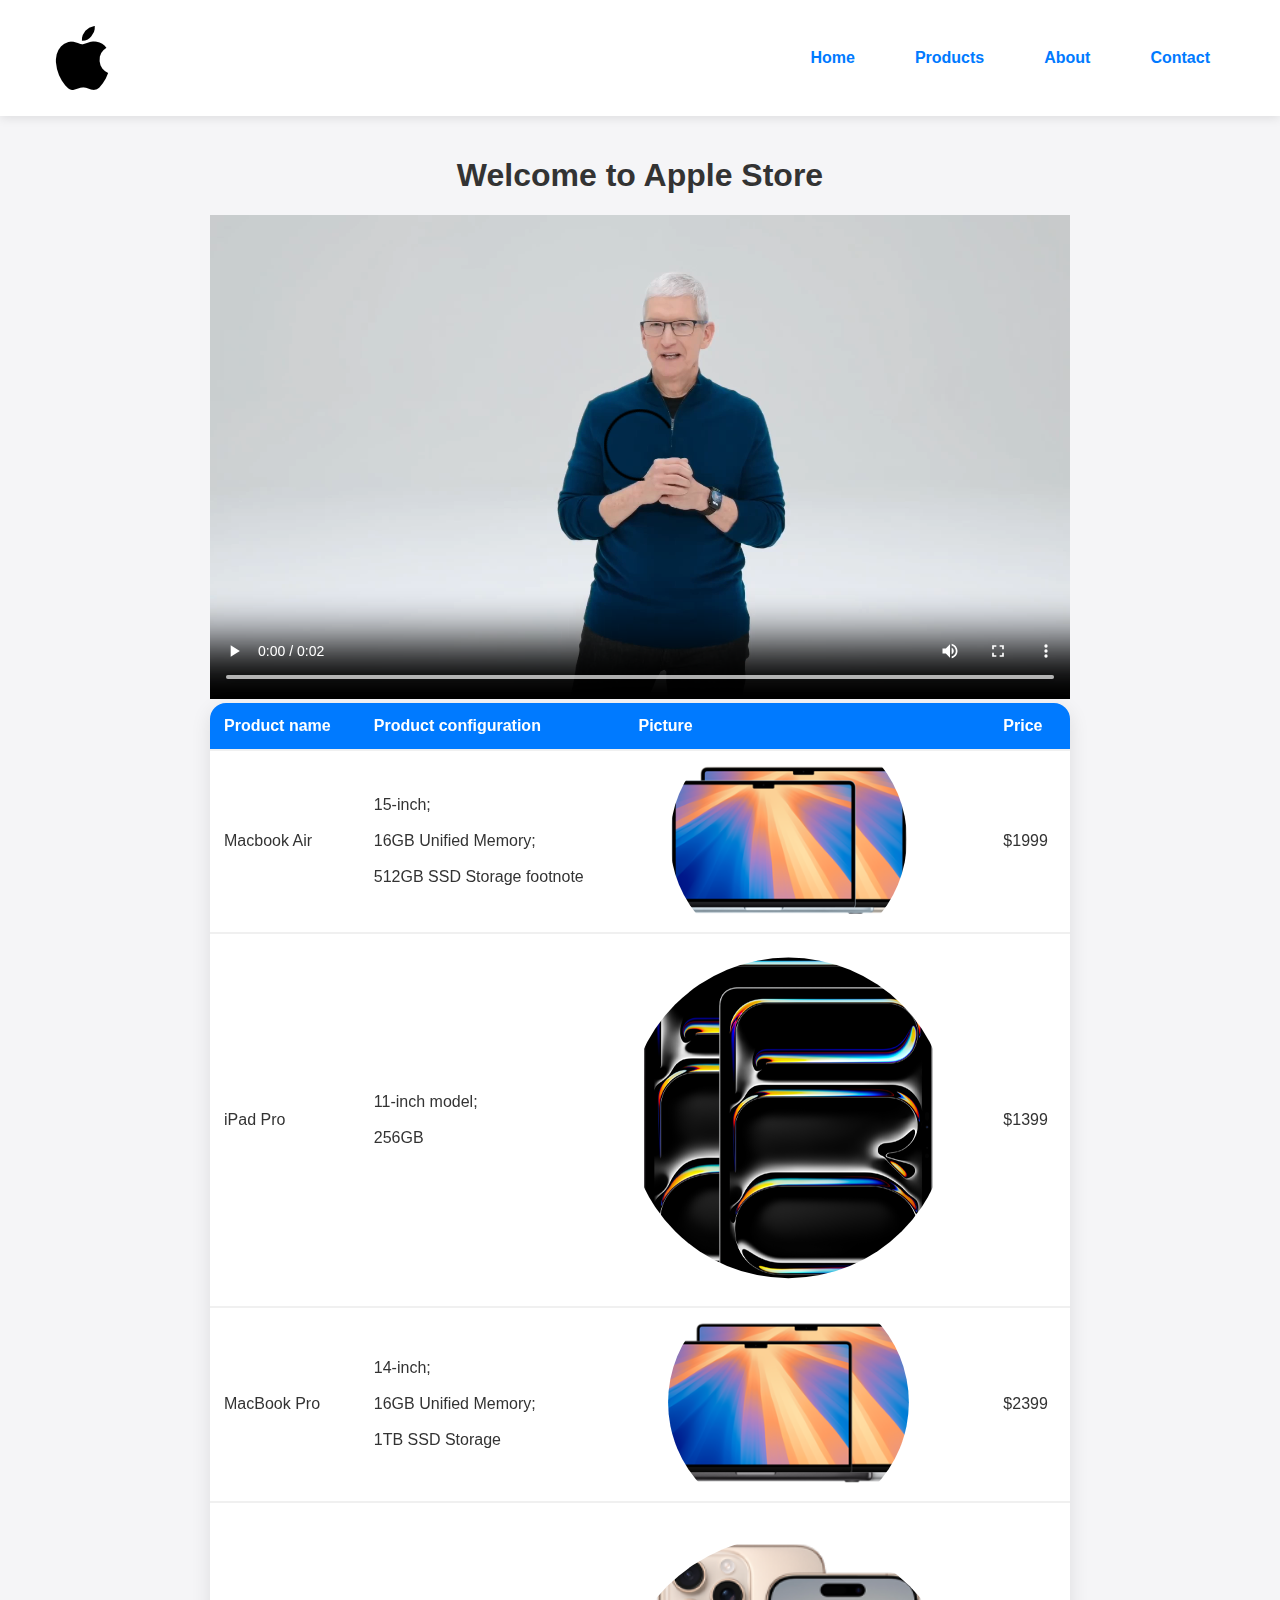
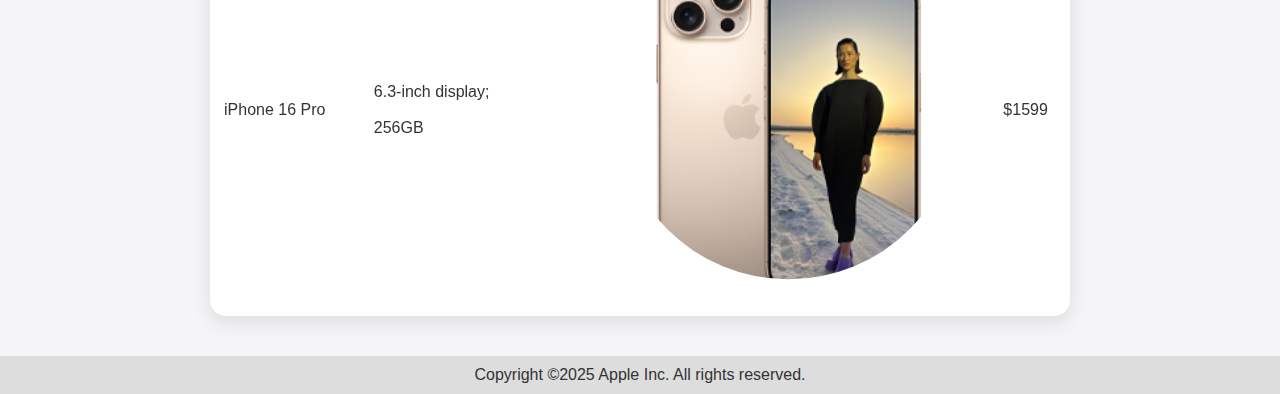
<file: index.html>
<!DOCTYPE html>
<html lang="en">
<head>
    <meta charset="UTF-8">
    <meta name="viewport" content="width=device-width, initial-scale=1.0">
    <title>Home</title>
    <link rel="icon" href="images/apple-logo.png">
    <link rel="stylesheet" href="style.css">
</head>
<body>
    <header>  
        <nav>
            <figure>
                <a href="index.html"><img src="images/apple-logo.png" alt="home"></a>
            </figure>
            <ul>
                <li><a href="index.html">Home</a></li>
                <li>
                    <a href="products.html">Products</a>
                    <ul class="submenu">    
                        <li><a href="products.html#h2_macbook">MacBook</a></li>
                        <li><a href="products.html#h2_ipad">iPad</a></li>
                        <li><a href="products.html#h2_iphone">iPhone</a></li>
                        <li><a href="products.html#h2_watch">Apple Watch</a></li>
                    </ul>
                </li>
                <li>
                    <a href="about.html">About</a>
                    <ul class="submenu" id="second_submenu">    
                        <li><a href="accessories.html">Accessories</a></li>
                    </ul>
                </li>
                <li><a href="contact.html">Contact</a></li>
            </ul>
        </nav>
    </header>
    
    <main class="home_main_body">
        <h1>Welcome to Apple Store</h1>
        <section>
            <video src="images/video_apple.mp4" controls>
                <p>Sorry, your browser does not support videos!</p>
            </video>   
        </section>
        <div class="home_table_link">
            <article>    
                <table>
                    <thead>
                        <tr>
                            <th>Product name</th>
                            <th>Product configuration</th>
                            <th>Picture</th>
                            <th>Price</th>
                        </tr>
                    </thead>
                    <tbody>
                        <tr>
                            <td>Macbook Air</td>
                            <td>15-inch;<br><br>
                                16GB Unified Memory;<br><br>
                                512GB SSD Storage footnote </td>
                            <td><img src="images/MacBookAir.png" alt="Macbook Air"></td>
                            <td>$1999</td>
                        </tr>
                        <tr>
                            <td>iPad Pro</td>
                            <td>11-inch model;<br><br>
                                256GB</td>
                            <td><img src="images/ipadpro.png" alt="iPad Pro"></td>
                            <td>$1399</td>
                        </tr>
                        <tr>
                            <td>MacBook Pro</td>
                            <td>14-inch;<br><br>
                                16GB Unified Memory;<br><br>
                                1TB SSD Storage</td>
                            <td><img src="images/MacBookPro.png" alt="MacBook Pro"></td>
                            <td>$2399</td>
                        </tr>
                        <tr>
                            <td>iPhone 16 Pro</td>
                            <td>6.3-inch display;<br><br>
                                256GB</td>
                            <td><img src="images/iPhone16Pro.png" alt="iPhone 16 Pro"></td>
                            <td>$1599</td>
                        </tr>
                    </tbody>
                </table>
            </article>
            <aside>               
                <h3>External Purchase Link</h3>                
                <ul>
                    <li><a href="https://www.apple.com/ca/macbook-air/">Macbook Air</a></li>
                    <li><a href="https://www.apple.com/ca/ipad-pro/">iPad Pro</a></li>
                    <li><a href="https://www.apple.com/ca/macbook-pro/">Macbook Pro</a></li>
                    <li><a href="https://www.apple.com/ca/iphone-16-pro/">iPhone 16 Pro</a></li>
                </ul>     
            </aside>
        </div>
    </main>   
    <footer>   
        Copyright &copy;2025 Apple Inc. All rights reserved.
    </footer>
</body>
</html>
</file>
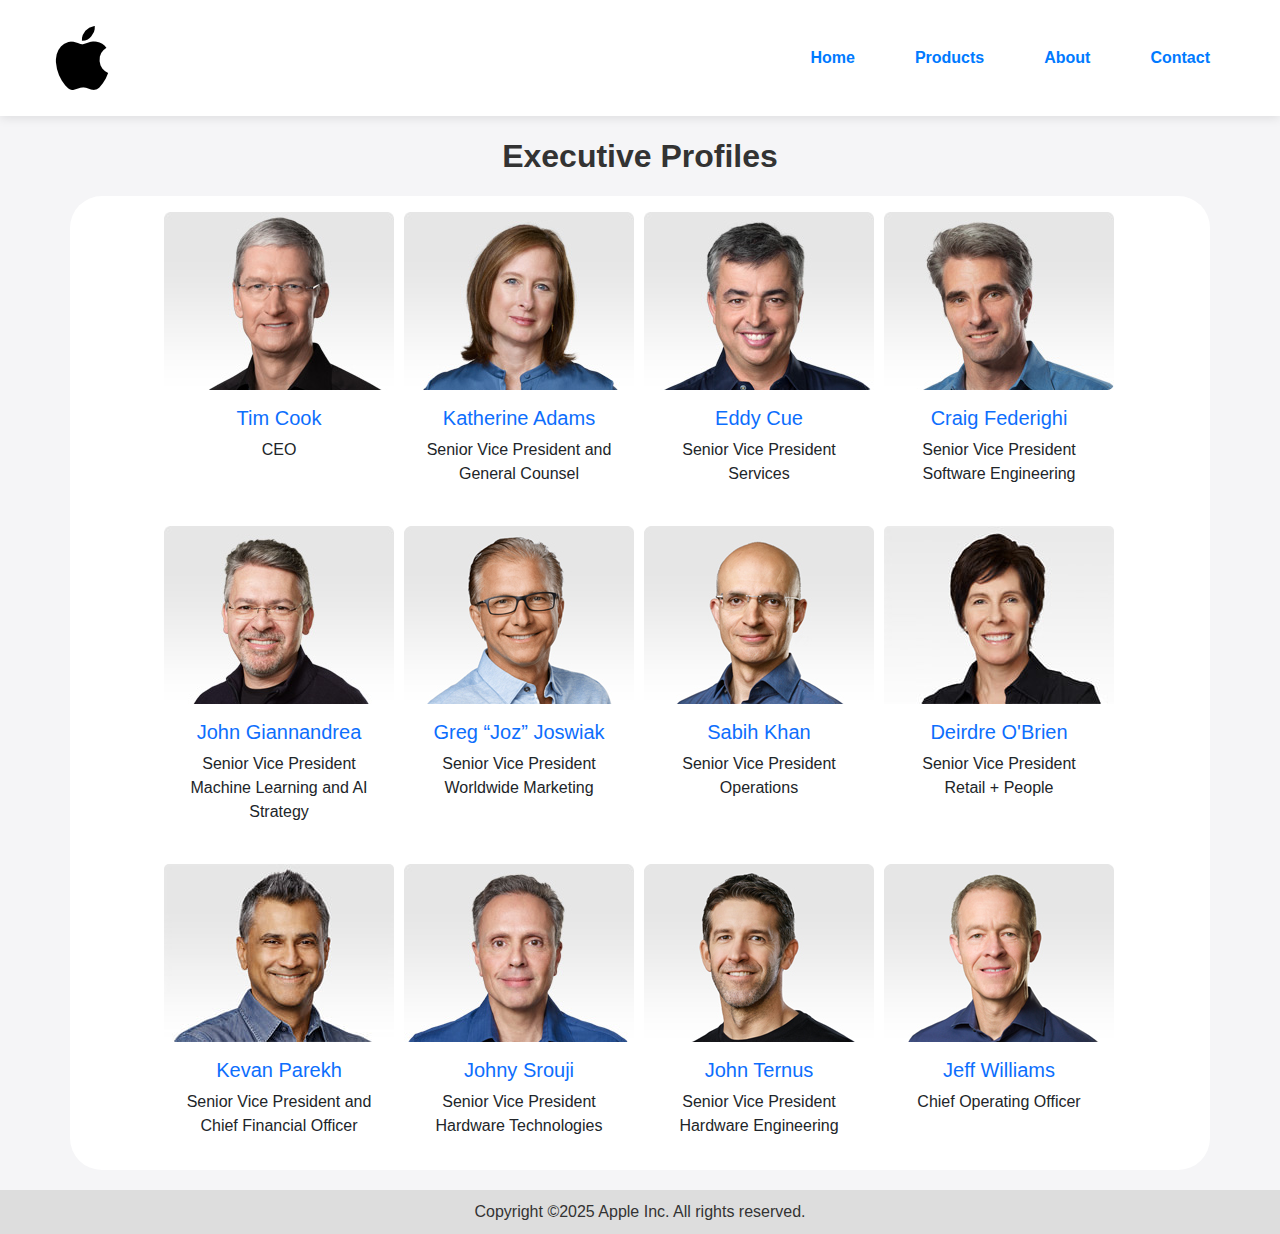
<file: about.html>
<!DOCTYPE html>
<html lang="en">
<head>
    <meta charset="UTF-8">
    <meta name="viewport" content="width=device-width, initial-scale=1.0">
    <title>About</title>
    <link rel="icon" href="images/apple-logo.png">
    <link href="https://cdn.jsdelivr.net/npm/bootstrap@5.3.3/dist/css/bootstrap.min.css" rel="stylesheet"
        integrity="sha384-QWTKZyjpPEjISv5WaRU9OFeRpok6YctnYmDr5pNlyT2bRjXh0JMhjY6hW+ALEwIH" crossorigin="anonymous">
    <link rel="stylesheet" href="style.css">
    <style>
        body {
            box-sizing: content-box; 
        }
    </style>
</head>
<body>
    <header>  
        <nav>
            <figure>
                <a href="index.html"><img src="images/apple-logo.png" alt="home"></a>
            </figure>
            <ul>
                <li><a href="index.html">Home</a></li>
                <li>
                    <a href="products.html">Products</a>
                    <ul class="submenu">    
                        <li><a href="products.html#h2_macbook">MacBook</a></li>
                        <li><a href="products.html#h2_ipad">iPad</a></li>
                        <li><a href="products.html#h2_iphone">iPhone</a></li>
                        <li><a href="products.html#h2_watch">Apple Watch</a></li>
                    </ul>
                </li>
                <li>
                    <a href="about.html">About</a>
                    <ul class="submenu" id="second_submenu">    
                        <li><a href="accessories.html">Accessories</a></li>
                    </ul>
                </li>
                <li><a href="contact.html">Contact</a></li>
            </ul>
        </nav>
    </header>
    <h1>Executive Profiles</h1>
    <main class="container bg-white mt-2 pt-3 rounded-5">
        <div class="d-flex justify-content-center">
            <div class="row g-2 about_container container">            
                <div class="col">
                    <figure class="card border-0 about_card">
                        <img src="images/about/timc.jpg" class="card-img-top" alt="Tim Cook">
                        <figcaption class="card-body">
                            <h5 class="card-title text-primary text-center">Tim Cook</h5>
                            <p class="card-text text-center">CEO</p>    
                        </figcaption>
                    </figure>    
                </div>
                <div class="col">
                    <figure class="card border-0 about_card">
                        <img src="images/about/kath.jpg" class="card-img-top" alt="Katherine Adams">
                        <figcaption class="card-body">
                            <h5 class="card-title text-primary text-center">Katherine Adams</h5>
                            <p class="card-text text-center">Senior Vice President and General Counsel</p>    
                        </figcaption>
                    </figure>    
                </div>
                <div class="col">
                    <figure class="card border-0 about_card">
                        <img src="images/about/eddy.jpg" class="card-img-top" alt="Eddy Cue">
                        <figcaption class="card-body">
                            <h5 class="card-title text-primary text-center">Eddy Cue</h5>
                            <p class="card-text text-center">Senior Vice President Services</p>    
                        </figcaption>
                    </figure>    
                </div>
                <div class="col">
                    <figure class="card border-0 about_card">
                        <img src="images/about/crai.jpg" class="card-img-top" alt="Craig Federighi">
                        <figcaption class="card-body">
                            <h5 class="card-title text-primary text-center">Craig Federighi</h5>
                            <p class="card-text text-center">Senior Vice President <br>Software Engineering</p>    
                        </figcaption>
                    </figure>    
                </div>
                <div class="col">
                    <figure class="card border-0 about_card">
                        <img src="images/about/johng.jpg" class="card-img-top" alt="John Giannandrea">
                        <figcaption class="card-body">
                            <h5 class="card-title text-primary text-center">John Giannandrea</h5>
                            <p class="card-text text-center">Senior Vice President<br> Machine Learning and AI Strategy</p>    
                        </figcaption>
                    </figure>    
                </div>
                <div class="col">
                    <figure class="card border-0 about_card">
                        <img src="images/about/greg.jpg" class="card-img-top" alt="Greg “Joz” Joswiak">
                        <figcaption class="card-body">
                            <h5 class="card-title text-primary text-center">Greg “Joz” Joswiak</h5>
                            <p class="card-text text-center">Senior Vice President
                                <br>Worldwide Marketing</p>    
                        </figcaption>
                    </figure>    
                </div>
                <div class="col">
                    <figure class="card border-0 about_card">
                        <img src="images/about/sabi.jpg" class="card-img-top" alt="Sabih Khan">
                        <figcaption class="card-body">
                            <h5 class="card-title text-primary text-center">Sabih Khan</h5>
                            <p class="card-text text-center">Senior Vice President
                                <br>Operations</p>    
                        </figcaption>
                    </figure>    
                </div>
                <div class="col">
                    <figure class="card border-0 about_card">
                        <img src="images/about/deir.jpg" class="card-img-top" alt="Deirdre O'Brien">
                        <figcaption class="card-body">
                            <h5 class="card-title text-primary text-center">Deirdre O'Brien</h5>
                            <p class="card-text text-center">Senior Vice President
                                <br>Retail + People</p>    
                        </figcaption>
                    </figure>    
                </div>
                <div class="col">
                    <figure class="card border-0 about_card">
                        <img src="images/about/keva.jpg" class="card-img-top" alt="Kevan Parekh">
                        <figcaption class="card-body">
                            <h5 class="card-title text-primary text-center">Kevan Parekh</h5>
                            <p class="card-text text-center">Senior Vice President and Chief Financial Officer</p>    
                        </figcaption>
                    </figure>    
                </div>
                <div class="col">
                    <figure class="card border-0 about_card">
                        <img src="images/about/johny.jpg" class="card-img-top" alt="Johny Srouji">
                        <figcaption class="card-body">
                            <h5 class="card-title text-primary text-center">Johny Srouji</h5>
                            <p class="card-text text-center">Senior Vice President
                                <br>Hardware Technologies</p>    
                        </figcaption>
                    </figure>    
                </div>
                <div class="col">
                    <figure class="card border-0 about_card">
                        <img src="images/about/johnt.jpg" class="card-img-top" alt="John Ternus">
                        <figcaption class="card-body">
                            <h5 class="card-title text-primary text-center">John Ternus</h5>
                            <p class="card-text text-center">Senior Vice President
                                <br>Hardware Engineering</p>    
                        </figcaption>
                    </figure>    
                </div>
                <div class="col">
                    <figure class="card border-0 about_card">
                        <img src="images/about/jeff.jpg" class="card-img-top" alt="Jeff Williams">
                        <figcaption class="card-body">
                            <h5 class="card-title text-primary text-center">Jeff Williams</h5>
                            <p class="card-text text-center">Chief Operating Officer</p>    
                        </figcaption>
                    </figure>    
                </div>
            </div>        
        </div>
    </main>
    <footer>   
        Copyright &copy;2025 Apple Inc. All rights reserved.
    </footer>

</body>
</html>
</file>
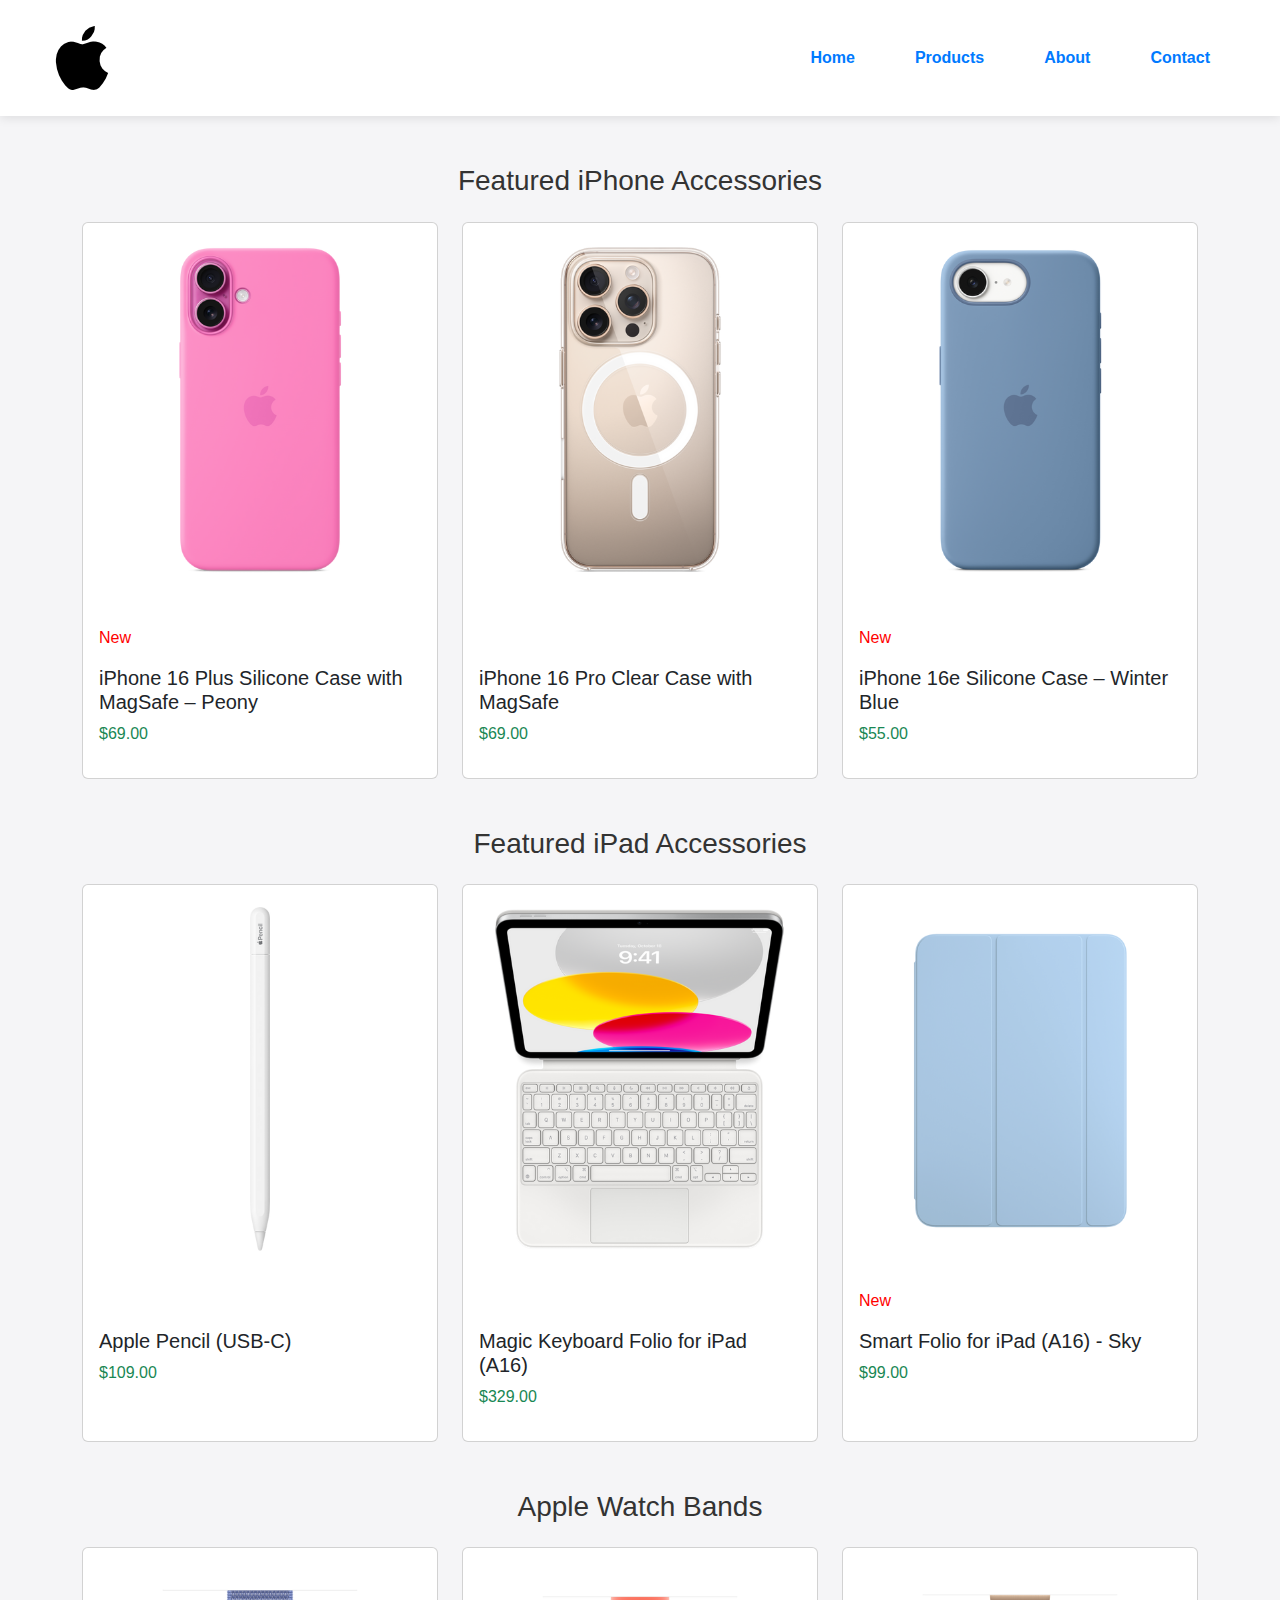
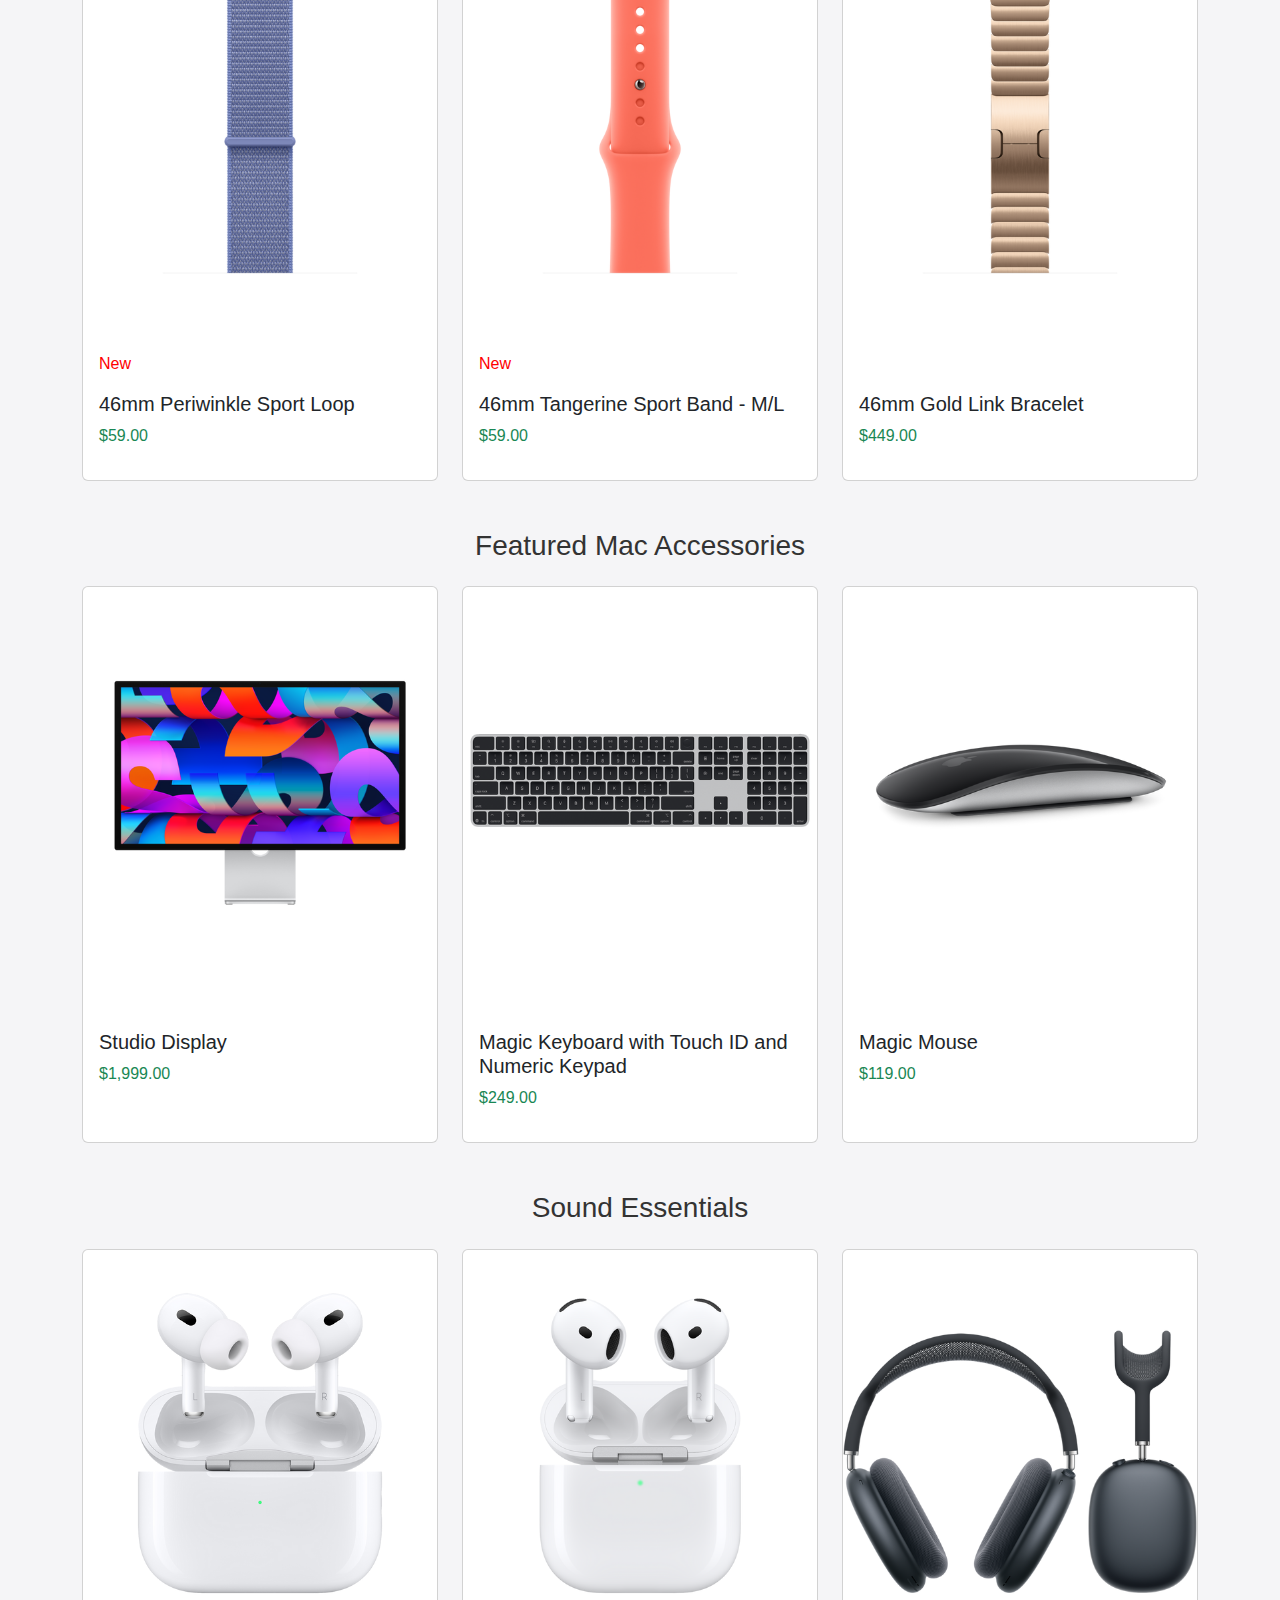
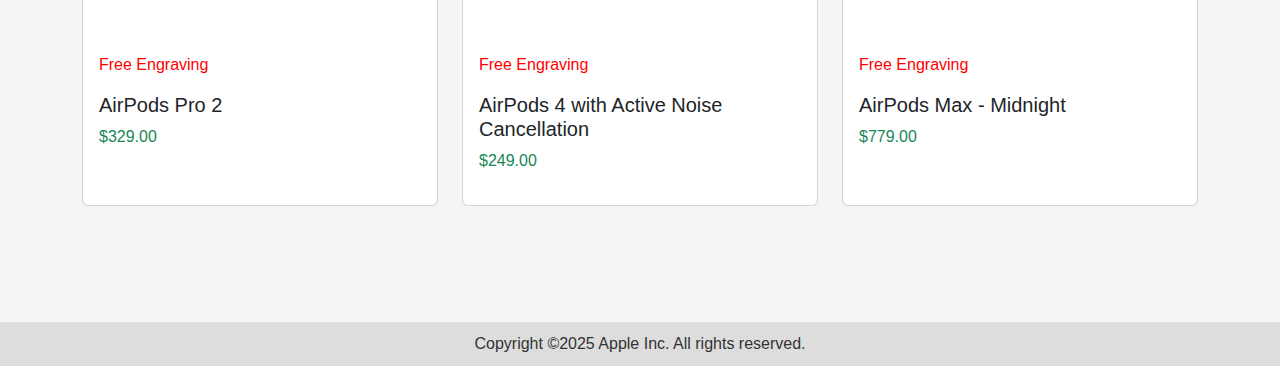
<file: accessories.html>
<!DOCTYPE html>
<html lang="en">
<head>
    <meta charset="UTF-8">
    <meta name="viewport" content="width=device-width, initial-scale=1.0">
    <title>Accessories</title>
    <link rel="icon" href="images/apple-logo.png">
    <link href="https://cdn.jsdelivr.net/npm/bootstrap@5.3.3/dist/css/bootstrap.min.css" rel="stylesheet">
    <link rel="stylesheet" href="style.css">
</head>
<body>
    <header>  
        <nav>
            <figure>
                <a href="index.html"><img src="images/apple-logo.png" alt="home"></a>
            </figure>
            <ul>
                <li><a href="index.html">Home</a></li>
                <li>
                    <a href="products.html">Products</a>
                    <ul class="submenu">    
                        <li><a href="products.html#h2_macbook">MacBook</a></li>
                        <li><a href="products.html#h2_ipad">iPad</a></li>
                        <li><a href="products.html#h2_iphone">iPhone</a></li>
                        <li><a href="products.html#h2_watch">Apple Watch</a></li>
                    </ul>
                </li>
                <li>
                    <a href="about.html">About</a>
                    <ul class="submenu" id="second_submenu">    
                        <li><a href="accessories.html">Accessories</a></li>
                    </ul>
                </li>
                <li><a href="contact.html">Contact</a></li>
            </ul>
        </nav>
    </header>
    <div class="container py-5">
        <!-- Row 1 -->
        <div class="mb-5">
          <h3 class="text-center mb-4">Featured iPhone Accessories</h3>
          <div class="row g-4">
            <div class="col-md-4">
              <div class="card h-100">
                <img src="images/accessories/MDGR4.png" class="card-img-top" alt="Product 1">
                <div class="card-body">
                  <p class="card-text" style="color: red;">New</p>
                  <h5 class="card-title">iPhone 16 Plus Silicone Case with MagSafe – Peony</h5>
                  <p class="text-success">$69.00</p>
                </div>
              </div>
            </div>
            <div class="col-md-4">
              <div class="card h-100">
                <img src="images/accessories/MA7E4.png" class="card-img-top" alt="Product 2">
                <div class="card-body">
                  <p class="card-text">&nbsp;</p>
                  <h5 class="card-title">iPhone 16 Pro Clear Case with MagSafe</h5>
                  <p class="text-success">$69.00</p>
                </div>
              </div>
            </div>
            <div class="col-md-4">
              <div class="card h-100">
                <img src="images/accessories/MD3Q4.png" class="card-img-top" alt="Product 3">
                <div class="card-body">
                  <p class="card-text" style="color: red;">New</p>
                  <h5 class="card-title">iPhone 16e Silicone Case – Winter Blue</h5>
                  <p class="text-success">$55.00</p>
                </div>
              </div>
            </div>
          </div>
        </div>
      
        <!-- Row 2 -->
        <div class="mb-5">
          <h3 class="text-center mb-4">Featured iPad Accessories</h3>
          <div class="row g-4">
            <div class="col-md-4">
              <div class="card h-100">
                <img src="images/accessories/MUWA3.png" class="card-img-top" alt="Product 4">
                <div class="card-body">
                  <p class="card-text">&nbsp;</p>
                  <h5 class="card-title">Apple Pencil (USB-C)</h5>
                  <p class="text-success">$109.00</p>
                </div>
              </div>
            </div>
            <div class="col-md-4">
              <div class="card h-100">
                <img src="images/accessories/MQDP3.png" class="card-img-top" alt="Product 5">
                <div class="card-body">
                  <p class="card-text">&nbsp;</p>
                  <h5 class="card-title">Magic Keyboard Folio for iPad (A16)</h5>
                  <p class="text-success">$329.00</p>
                </div>
              </div>
            </div>
            <div class="col-md-4">
              <div class="card h-100">
                <img src="images/accessories/MDEQ4.png" class="card-img-top" alt="Product 6">
                <div class="card-body">
                  <p class="card-text" style="color: red;">New</p>
                  <h5 class="card-title">Smart Folio for iPad (A16) - Sky</h5>
                  <p class="text-success">$99.00</p>
                </div>
              </div>
            </div>
          </div>
        </div>
      
        <!-- Row 3 -->
        <div class="mb-5">
          <h3 class="text-center mb-4">Apple Watch Bands</h3>
          <div class="row g-4">
            <div class="col-md-4">
              <div class="card h-100">
                <img src="images/accessories/1.png" class="card-img-top" alt="Product 7">
                <div class="card-body">
                  <p class="card-text" style="color: red;">New</p>
                  <h5 class="card-title">46mm Periwinkle Sport Loop</h5>
                  <p class="text-success">$59.00</p>
                </div>
              </div>
            </div>
            <div class="col-md-4">
              <div class="card h-100">
                <img src="images/accessories/2.png" class="card-img-top" alt="Product 8">
                <div class="card-body">
                  <p class="card-text" style="color: red;">New</p>
                  <h5 class="card-title">46mm Tangerine Sport Band - M/L</h5>
                  <p class="text-success">$59.00</p>
                </div>
              </div>
            </div>
            <div class="col-md-4">
              <div class="card h-100">
                <img src="images/accessories/3.png" class="card-img-top" alt="Product 9">
                <div class="card-body">
                  <p class="card-text">&nbsp;</p>
                  <h5 class="card-title">46mm Gold Link Bracelet</h5>
                  <p class="text-success">$449.00</p>
                </div>
              </div>
            </div>
          </div>
        </div>
      
        <!-- Row 4 -->
        <div class="mb-5">
          <h3 class="text-center mb-4">Featured Mac Accessories</h3>
          <div class="row g-4">
            <div class="col-md-4">
              <div class="card h-100">
                <img src="images/accessories/4.png" class="card-img-top" alt="Product 10">
                <div class="card-body">
                  <p class="card-text">&nbsp;</p>
                  <h5 class="card-title">Studio Display</h5>
                  <p class="text-success">$1,999.00</p>
                </div>
              </div>
            </div>
            <div class="col-md-4">
              <div class="card h-100">
                <img src="images/accessories/5.png" class="card-img-top" alt="Product 11">
                <div class="card-body">
                  <p class="card-text">&nbsp;</p>
                  <h5 class="card-title">Magic Keyboard with Touch ID and Numeric Keypad</h5>
                  <p class="text-success">$249.00</p>
                </div>
              </div>
            </div>
            <div class="col-md-4">
              <div class="card h-100">
                <img src="images/accessories/6.png" class="card-img-top" alt="Product 12">
                <div class="card-body">
                  <p class="card-text">&nbsp;</p>
                  <h5 class="card-title">Magic Mouse</h5>
                  <p class="text-success">$119.00</p>
                </div>
              </div>
            </div>
          </div>
        </div>
      
        <!-- Row 5 -->
        <div class="mb-5">
          <h3 class="text-center mb-4">Sound Essentials</h3>
          <div class="row g-4">
            <div class="col-md-4">
              <div class="card h-100">
                <img src="images/accessories/7.png" class="card-img-top" alt="Product 13">
                <div class="card-body">
                  <p class="card-text" style="color: red;">Free Engraving</p>
                  <h5 class="card-title">AirPods Pro 2</h5>
                  <p class="text-success">$329.00</p>
                </div>
              </div>
            </div>
            <div class="col-md-4">
              <div class="card h-100">
                <img src="images/accessories/8.png" class="card-img-top" alt="Product 14">
                <div class="card-body">
                  <p class="card-text" style="color: red;">Free Engraving</p>
                  <h5 class="card-title">AirPods 4 with Active Noise Cancellation</h5>
                  <p class="text-success">$249.00</p>
                </div>
              </div>
            </div>
            <div class="col-md-4">
              <div class="card h-100">
                <img src="images/accessories/9.png" class="card-img-top" alt="Product 15">
                <div class="card-body">
                  <p class="card-text" style="color: red;">Free Engraving</p>
                  <h5 class="card-title">AirPods Max - Midnight</h5>
                  <p class="text-success">$779.00</p>
                </div>
              </div>
            </div>
          </div>
        </div>
      
      </div>
      
      
    <footer>   
        Copyright &copy;2025 Apple Inc. All rights reserved.
    </footer>
</body>
</html>
</file>
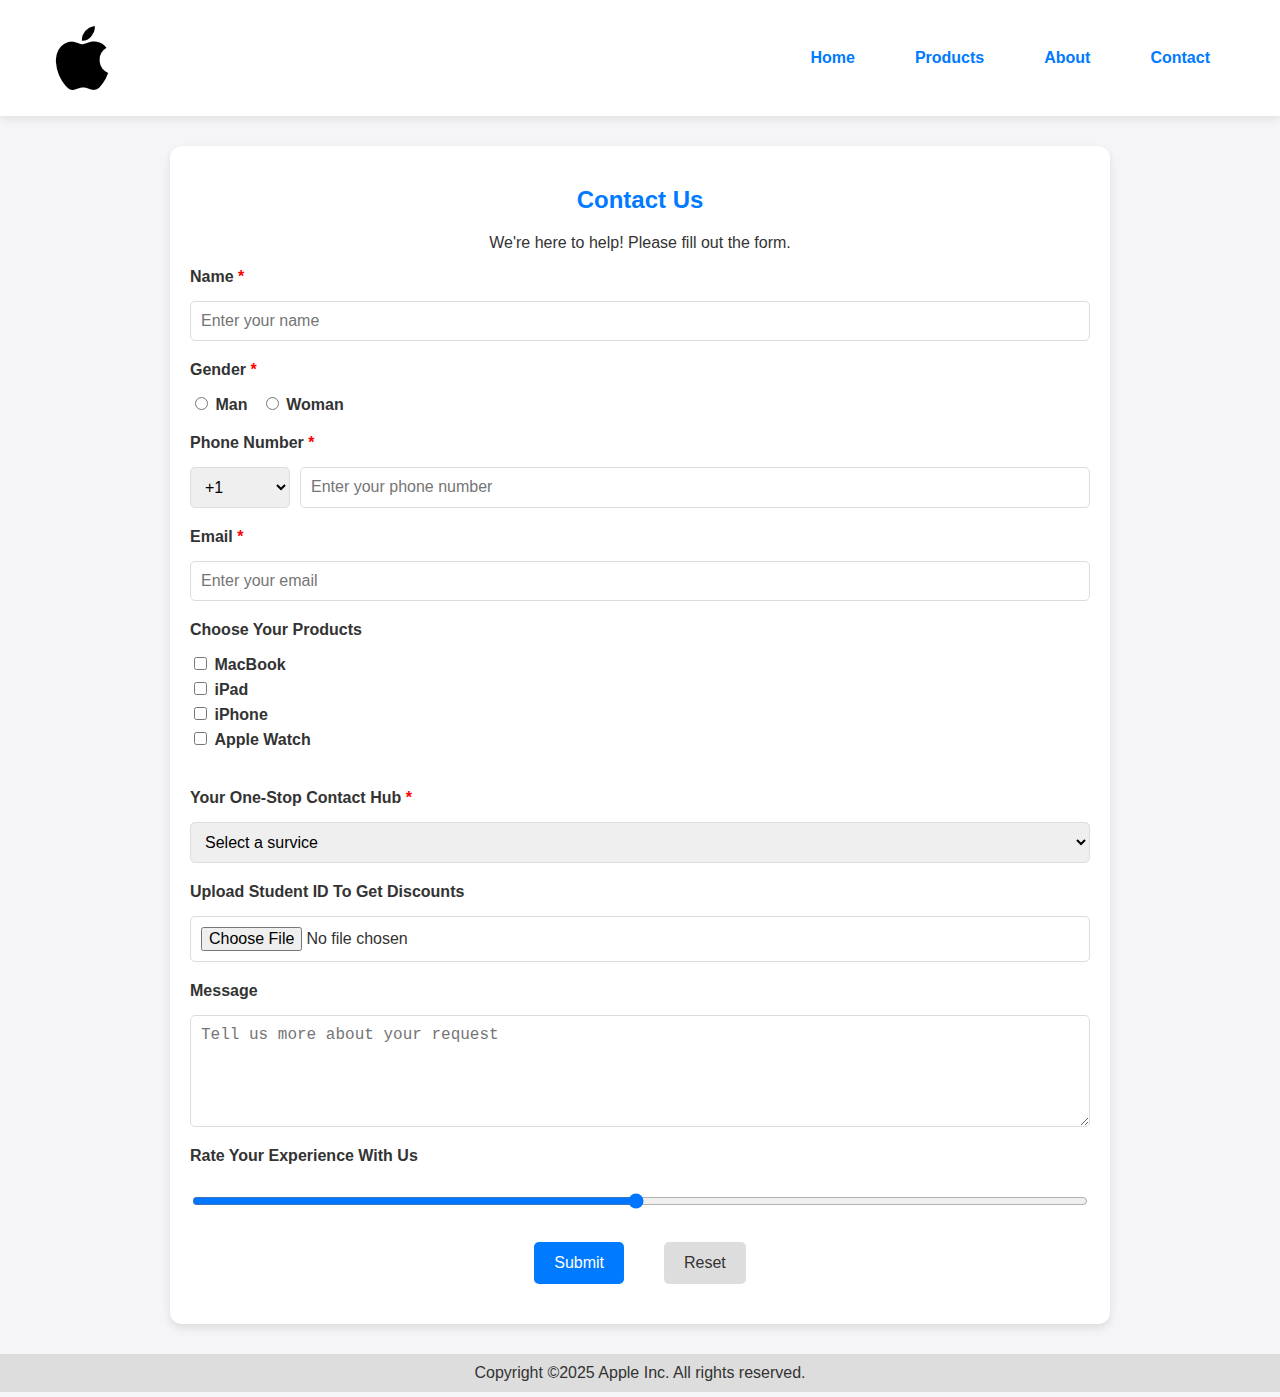
<file: contact.html>
<!DOCTYPE html>
<html lang="en">
<head>
    <meta charset="UTF-8">
    <meta name="viewport" content="width=device-width, initial-scale=1.0">
    <title>Contact</title>
    <link rel="icon" href="images/apple-logo.png">
    <link rel="stylesheet" href="style.css">
</head>
<body>
    <header>  
        <nav>
            <figure>
                <a href="index.html"><img src="images/apple-logo.png" alt="home"></a>
            </figure>
            <ul>
                <li><a href="index.html">Home</a></li>
                <li>
                    <a href="products.html">Products</a>
                    <ul class="submenu">    
                        <li><a href="products.html#h2_macbook">MacBook</a></li>
                        <li><a href="products.html#h2_ipad">iPad</a></li>
                        <li><a href="products.html#h2_iphone">iPhone</a></li>
                        <li><a href="products.html#h2_watch">Apple Watch</a></li>
                    </ul>
                </li>
                <li>
                    <a href="about.html">About</a>
                    <ul class="submenu" id="second_submenu">    
                        <li><a href="accessories.html">Accessories</a></li>
                    </ul>
                </li>
                <li><a href="contact.html">Contact</a></li>
            </ul>
        </nav>
    </header>
    <main class="contact_main">
        <h2>Contact Us</h2>
        <p>We're here to help! Please fill out the form.</p>
        <form action="">
            <div>
                <label for="name">Name <span>*</span></label>
                <input type="text" name="name" id="name" placeholder="Enter your name" required>
            </div>
            <div>
                <label>Gender <span>*</span></label>
                <div>
                    <input type="radio" name="gender" id="man" value="man" required>
                    <label for="man">Man&nbsp;&nbsp;</label>
                    <input type="radio" name="gender" id="woman" value="women">
                    <label for="woman">Woman</label>
                </div>
            </div>           
            <div>
                <label for="phone">Phone Number <span>*</span></label>
                <div class="contact-tel">
                    <select name="country-code" id="country-code">
                        <option value="canada">+1</option>
                        <option value="china">+86</option>
                        <option value="japan">+81</option>
                    </select>
                    <input type="tel" name="phone" id="phone" placeholder="Enter your phone number" required>
                </div>
            </div>
            <div>
                <label for="email">Email <span>*</span></label>
                <input type="email" name="email" id="email" placeholder="Enter your email" required>
            </div>
            <div>
                <label>Choose Your Products</label>
                <div class="contact-checkbox">
                    <div>
                        <input type="checkbox" name="product1" id="product1" value="macbook">
                        <label for="product1">MacBook</label>
                    </div>
                    <div>
                        <input type="checkbox" name="product2" id="product2" value="ipad">
                        <label for="product2">iPad</label>
                    </div>
                    <div> 
                        <input type="checkbox" name="product3" id="product3" value="iphone">
                        <label for="product3">iPhone</label>
                    </div>
                    <div>
                        <input type="checkbox" name="product4" id="product4" value="watch">
                        <label for="product4">Apple Watch</label>
                    </div>
                </div>
            </div>
            <div>
                <input type="hidden" name="studentname" id="studentname" value="conestoga">
            </div>
            <div>
                <label>Your One-Stop Contact Hub <span>*</span></label>
                <select name="purpose" id="purpose" required>
                    <option value="" disabled selected>Select a survice</option>
                    <option value="buy">Buy</option>
                    <option value="sell">Sell</option>
                    <option value="repair">Repair</option>
                </select>
            </div>
            <div>
                <label>Upload Student ID To Get Discounts </label>
                <input type="file" name="student" id="student">
            </div>
            <div>
                <label for="message">Message </label>
                <textarea name="textarea" id="textarea" rows="5" placeholder="Tell us more about your request" ></textarea>
            </div>
            <div>
                <label for="vol">Rate Your Experience With Us</label>
                <input type="range" name="rate" id="rate" min="1" max="100" value="50">
            </div>
            <div>
                <div class="contact-button">
                    <button type="submit" class="submit-btn">Submit</button>
                    <button type="reset" class="reset-btn">Reset</button>
                </div>                
            </div>
        </form>
    </main>
    <footer>   
        Copyright &copy;2025 Apple Inc. All rights reserved.
    </footer>
</body>
</html>
</file>
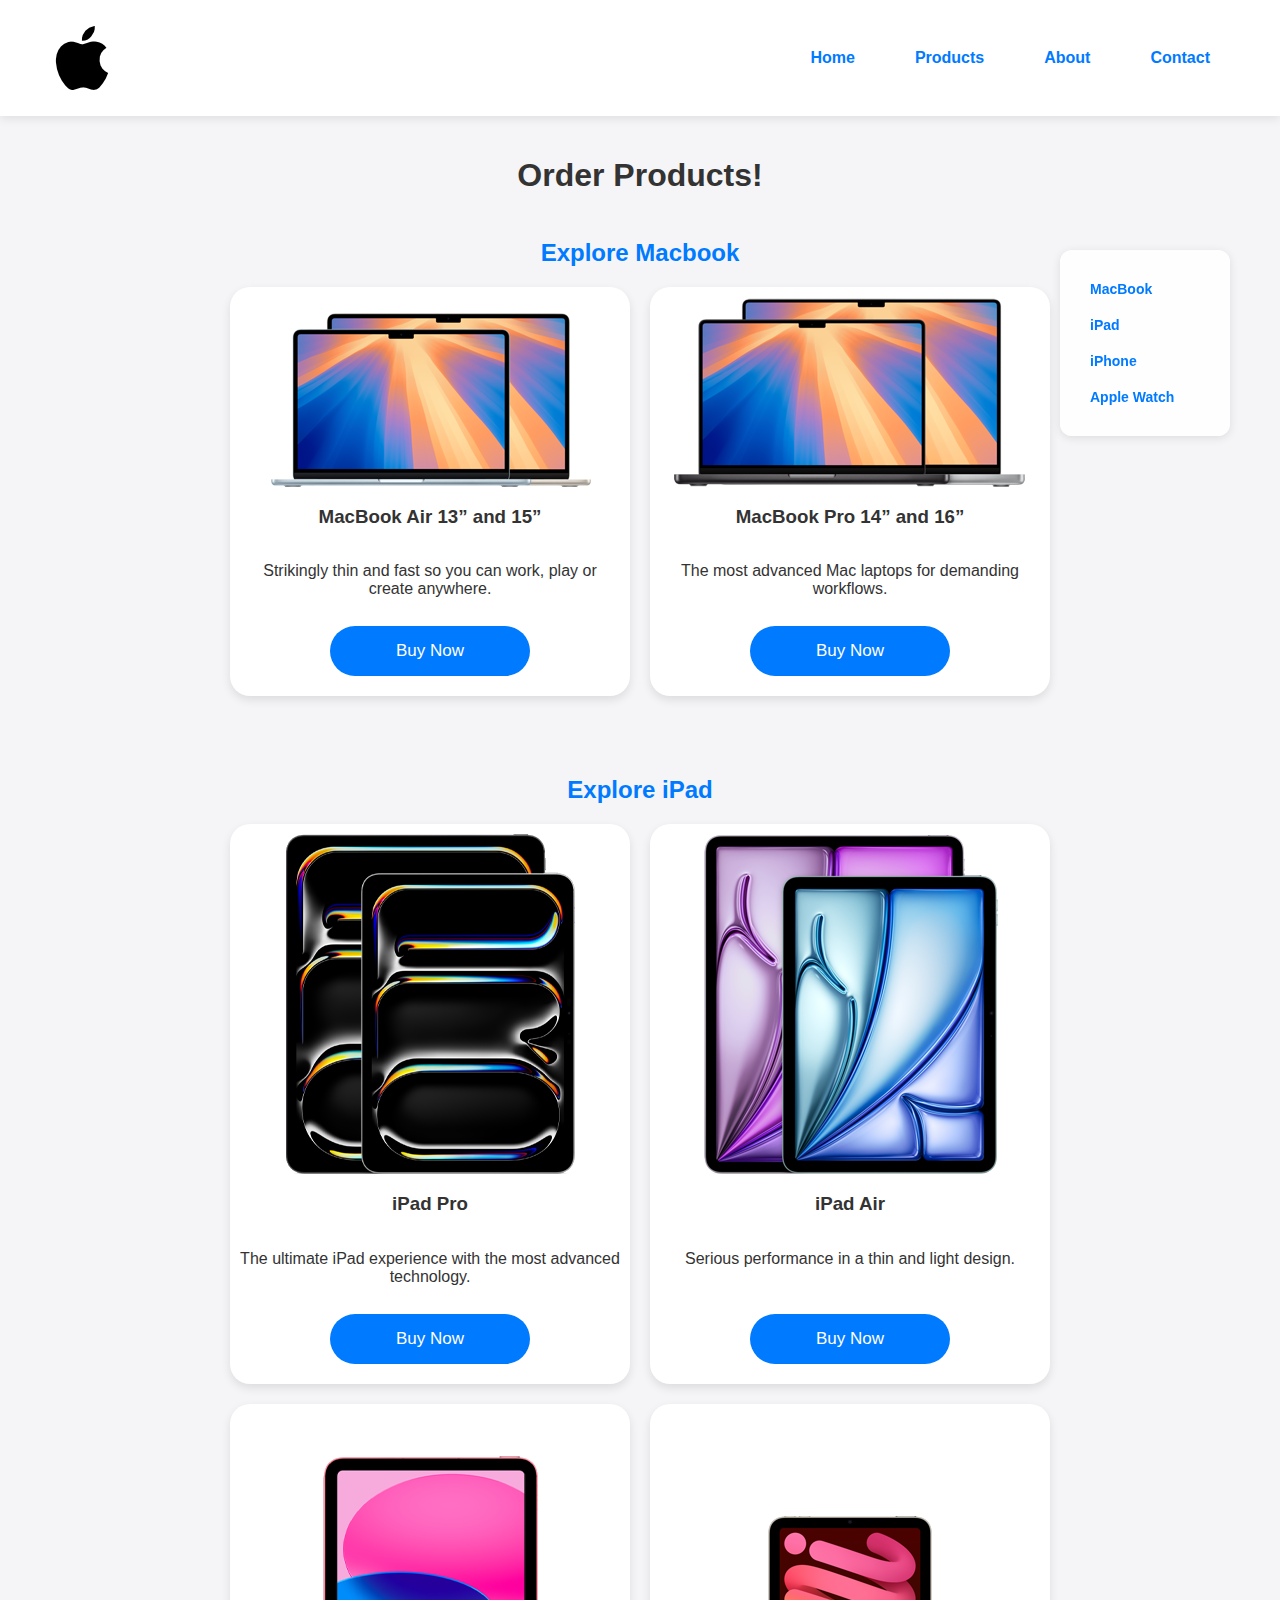
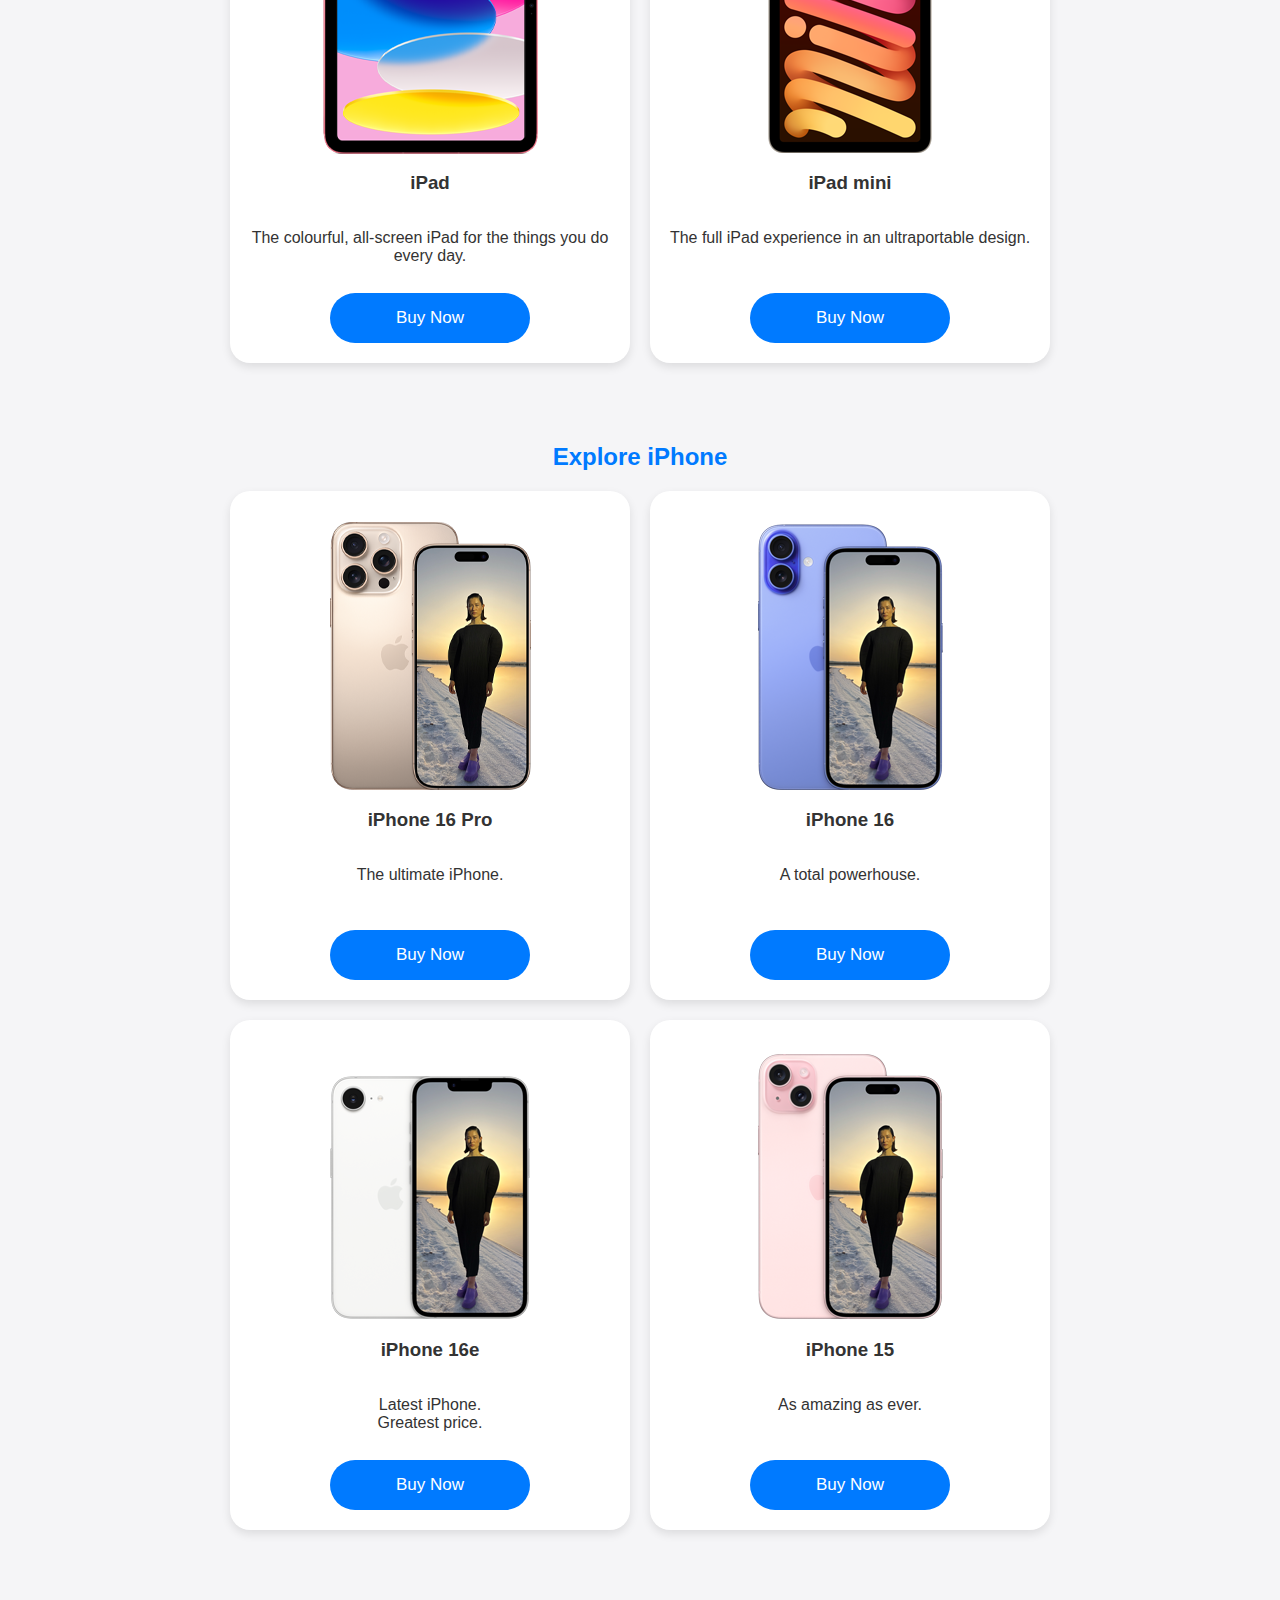
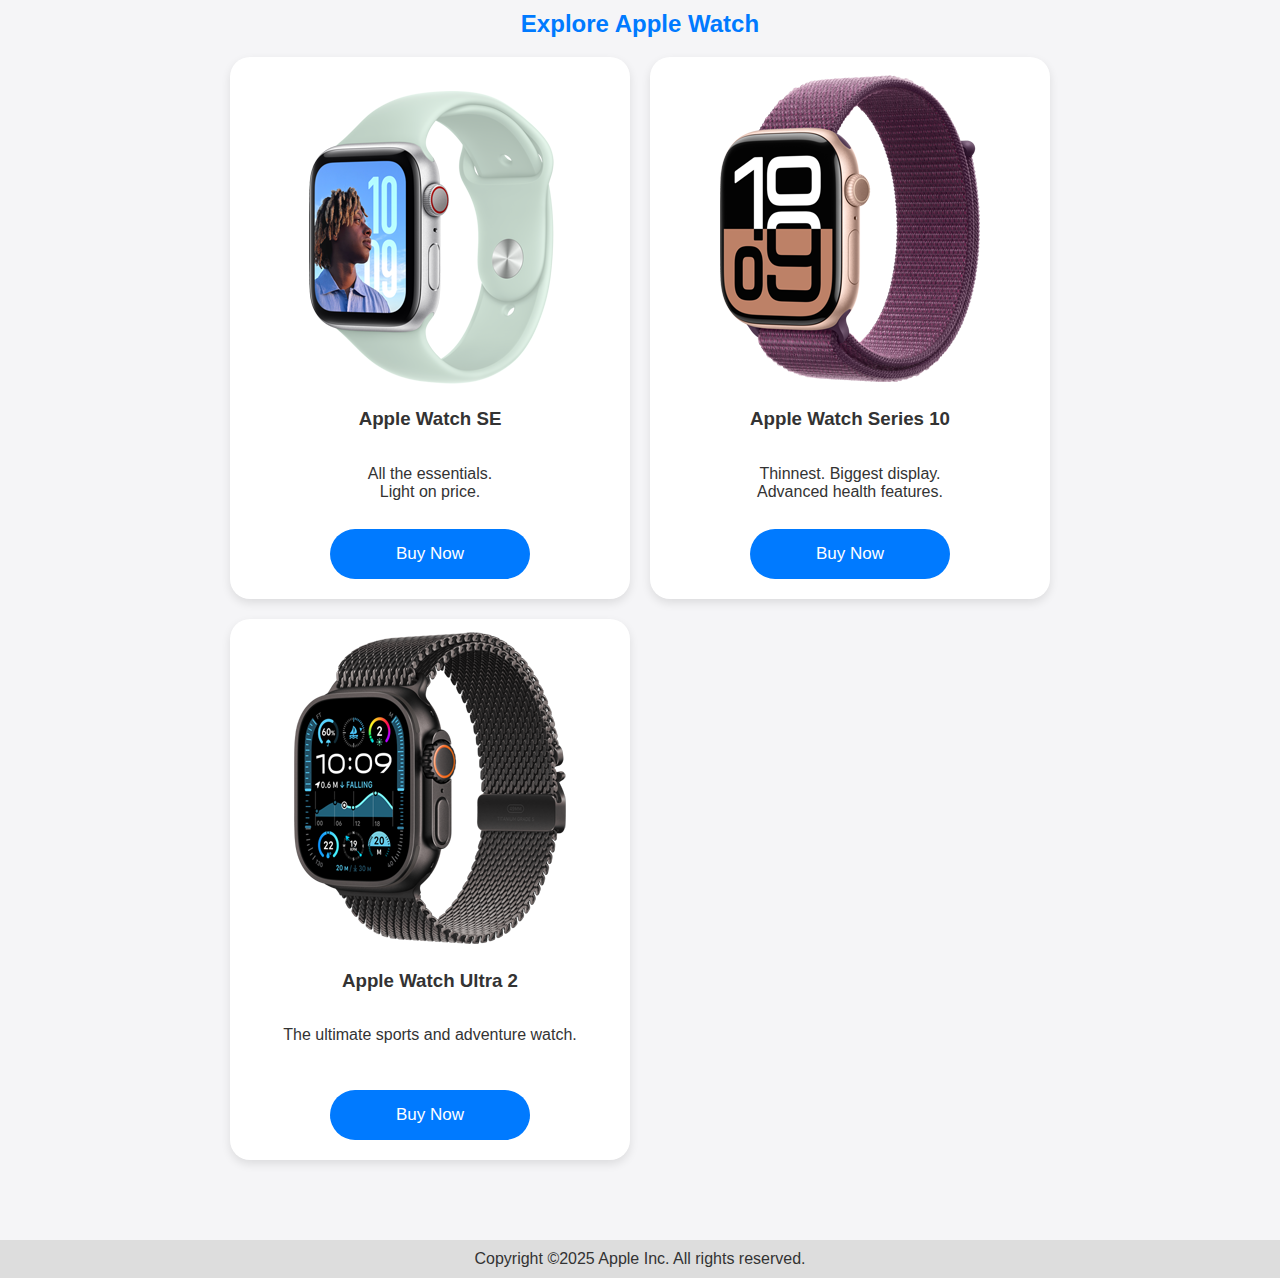
<file: products.html>
<!DOCTYPE html>
<html lang="en">
<head>
    <meta charset="UTF-8">
    <meta name="viewport" content="width=device-width, initial-scale=1.0">
    <title>Products</title>
    <link rel="icon" href="images/apple-logo.png">
    <link rel="stylesheet" href="style.css">
</head>
<body>
    <header>  
        <nav>
            <figure>
                <a href="index.html"><img src="images/apple-logo.png" alt="home"></a>
            </figure>
            <ul>
                <li><a href="index.html">Home</a></li>
                <li>
                    <a href="products.html">Products</a>
                    <ul class="submenu">    
                        <li><a href="products.html#h2_macbook">MacBook</a></li>
                        <li><a href="products.html#h2_ipad">iPad</a></li>
                        <li><a href="products.html#h2_iphone">iPhone</a></li>
                        <li><a href="products.html#h2_watch">Apple Watch</a></li>
                    </ul>
                </li>
                <li>
                    <a href="about.html">About</a>
                    <ul class="submenu" id="second_submenu">    
                        <li><a href="accessories.html">Accessories</a></li>
                    </ul>
                </li>
                <li><a href="contact.html">Contact</a></li>
            </ul>
        </nav>
    </header>
    <main class="main_body">
        <h1>Order Products!</h1>    
        <aside class="aside_products">
            <nav>
                <ul>
                    <li><a href="#h2_macbook">MacBook</a></li>
                    <li><a href="#h2_ipad">iPad</a></li>
                    <li><a href="#h2_iphone">iPhone</a></li>
                    <li><a href="#h2_watch">Apple Watch</a></li>
                </ul>
            </nav>
        </aside>    
        <main class="products_main">
            <section>
                <h2 id="h2_macbook">Explore Macbook</h2>
                <article class="apple_container">
                    <div class="products_cards">
                        <div>
                            <img src="images/MacBookAir.png" alt="MacBook Air">
                        </div>
                        <h3>MacBook Air 13” and 15”</h3>
                        <div>
                            <p>Strikingly thin and fast so you can work, play or create anywhere.</p>
                        </div>
                        <button>Buy Now</button>
                    </div>
                    <div class="products_cards">
                        <div>
                            <img src="images/MacBookPro.png" alt="MacBook Pro">
                        </div>
                        <h3>MacBook Pro 14” and 16”</h3>
                        <div>
                            <p>The most advanced Mac laptops for demanding workflows.</p>
                        </div>
                        <button>Buy Now</button>
                    </div>
                </article>
            </section>
            <section>
                <h2 id="h2_ipad">Explore iPad</h2>
                <article class="apple_container">               
                    <div class="products_cards">
                        <div>
                            <img src="images/ipadpro.png" alt="iPad Pro">
                        </div>    
                        <h3>iPad Pro</h3>
                        <div>
                            <p>The ultimate iPad experience with the most advanced technology.</p>
                        </div>
                        <button>Buy Now</button>
                    </div>
                    <div class="products_cards">
                        <div>
                            <img src="images/ipadair.png" alt="iPad Air">
                        </div>
                        <h3>iPad Air</h3>
                        <div>
                            <p>Serious performance in a thin and light design.</p>
                        </div>
                        <button>Buy Now</button>
                    </div>
                    <div class="products_cards">
                        <div>
                            <img src="images/ipad.png" alt="iPad">
                        </div>                        
                        <h3>iPad</h3>
                        <div>
                            <p>The colourful, all-screen iPad for the things you do every day.</p>
                        </div>
                        <button>Buy Now</button>
                    </div>
                    <div class="products_cards">
                        <div>
                            <img src="images/ipadmini.png" alt="iPad mini">
                        </div>
                        <h3>iPad mini</h3>
                        <div>
                            <p>The full iPad experience in an ultraportable design.</p>
                        </div>
                        <button>Buy Now</button>
                    </div>
                </article>
            </section>
            <section>
                <h2 id="h2_iphone">Explore iPhone</h2>
                <article class="apple_container"> 
                    <div class="products_cards">
                        <div>
                            <img src="images/iPhone16Pro.png" alt="iPhone 16 Pro">
                        </div>
                        <h3>iPhone 16 Pro</h3>
                        <div>
                            <p>The ultimate iPhone.</p>
                        </div>
                        <button>Buy Now</button>
                    </div>
                    <div class="products_cards">
                        <div>
                            <img src="images/iPhone16.png" alt="iPhone 16">
                        </div>
                        <h3>iPhone 16</h3>
                        <div>
                            <p>A total powerhouse.</p>
                        </div>
                        <button>Buy Now</button>
                    </div>
                    <div class="products_cards">
                        <div>
                            <img src="images/iPhone16e.png" alt="iPhone 16e">
                        </div>
                        <h3>iPhone 16e</h3>
                        <div>
                            <p>Latest iPhone. <br>Greatest price.</p>
                        </div>
                        <button>Buy Now</button>
                    </div>
                    <div class="products_cards">
                        <div>
                            <img src="images/iPhone15.png" alt="iPhone 15">
                        </div>
                        <h3>iPhone 15</h3>
                        <div>
                            <p>As amazing as ever.</p>
                        </div>
                        <button>Buy Now</button>
                    </div>
                </article>
            </section>
            <section>
                <h2 id="h2_watch">Explore Apple Watch</h2>
                <article class="apple_container">
                    <div class="products_cards">
                        <div>
                            <img src="images/applewatchSE.png" alt="Apple Watch SE">
                        </div>
                        <h3>Apple Watch SE</h3>
                        <div>
                            <p>All the essentials. <br>Light on price.</p>
                        </div>
                        <button>Buy Now</button>
                    </div>
                    <div class="products_cards">
                        <div>
                            <img src="images/applewatchSeries10.png" alt="Apple Watch Series 10">
                        </div>
                        <h3>Apple Watch Series 10</h3>
                        <div>
                            <p>Thinnest. Biggest display. <br>Advanced health features.</p>
                        </div>
                        <button>Buy Now</button>
                    </div>
                    <div class="products_cards">
                        <div>
                            <img src="images/applewatchUltra2.png" alt="Apple Watch Ultra 2">
                        </div>
                        <h3>Apple Watch Ultra 2</h3>
                        <div>
                            <p>The ultimate sports and adventure watch.</p>
                        </div>
                        <button>Buy Now</button>
                    </div>
                </article>
            </section>   
        </main>
    </main>
    <footer>   
        Copyright &copy;2025 Apple Inc. All rights reserved.
    </footer>
</body>
</html>
</file>
<file: style.css>
body {
    padding: 0;
    margin: 0;
    background-color: #f5f5f7;
    color: #333;
    font-family: "Noto Sans SC", sans-serif;
}
.main_body, .home_main_body{
    padding: 20px;
    width: 1280px;
    margin: 0 auto;    
}
/* home */
header nav {
    width: calc(100%-40px);
    box-shadow: 0 2px 10px rgba(0, 0, 0, 0.1);
    display: flex;
    justify-content: space-between;
    align-items: center;
    background-color: #fff;
    padding-right: 40px;
}
header nav figure {
    /* add */
    margin: 16px 40px;
}
header nav figure img {
    /* add */
    vertical-align: middle;
}
header nav ul {
    display: flex;
    list-style-type: none;
    align-items: center;
    padding-left: 0;
    /* add */
    margin: 16px 0;
}
.submenu>li, .aside_products li {
    /* add */
    width: 130px;   
} 
header a {
    text-decoration: none;
    color: #007aff;
    font-size: 16px;
    font-weight: bold;
    display: block;
    padding: 10px;
    /* add */
    line-height: 1.5;
}
.submenu a{
    font-size: 14px;
}
header nav li:hover>a {
    color: #005bb5; 
}
.submenu li:hover a{
    background-color: #f5f5f7;
}
header nav > ul > li{
    padding: 20px;
    position: relative;
}
.submenu{
    padding: 20px 20px 10px;
    display: none;
    flex-direction: column;
    background-color: #fff;
    position: absolute;
    left: 0;
    top: 50px;
    z-index: 99;
    box-shadow: 0 4px 10px rgba(0, 0, 0, 0.1);
    border-radius: 5px;
}
header nav>ul>li:hover .submenu {
    display: block;
}
/* home -nav ↑*/
h1 {
    text-align: center;
    /* add */
    font-size: 2em;
    font-weight: bold;
    margin: 21px 0;
}
section video {
    width: 100%;
}
article table {
    border-collapse: collapse;
    width: 70%;
    background-color: #fff;
    border-radius: 16px;
    box-shadow: 0 6px 20px rgba(0, 0, 0, 0.1);
    overflow: hidden;
}
th, td {
    text-align: left;
    padding: 14px;
    border-bottom: 2px solid #f0f0f0;
    font-size: 16px;
}
th {
    color: #fff;
    background-color: #007aff;
    font-weight: 600;
}
td {
    color: #333;
}
thead tr{
    background-color: #f2f2f2;
}
tbody tr:hover {
    background-color: #f5f5f7;
}
tbody tr:last-child td {
    border-bottom: none;
}
tbody img {
    width: 300px;
    clip-path: circle(50%);
    transition: clip-path 0.5s, scale 0.3s;
}
tbody img:hover{
    clip-path: circle(90%);
    scale: 1.1;
}
footer {
    margin-top: 20px;
    text-align: center;
    padding: 10px;
    background-color: #ddd;
}
.home_table_link {
    position: relative;
}
.home_table_link aside {
    position: absolute;
    top: 20%;
    right: 20px;
    background-color: #fff;
    border-radius: 16px;
    box-shadow: 0 6px 20px rgba(0, 0, 0, 0.1);
    padding: 5px 20px;
}
.home_table_link aside ul {
    list-style-type: none;
    padding-left: 0;
}
.home_table_link aside ul li{
    margin: 10px 0;
}
.home_table_link aside h3::after{
    content: "";
    position: absolute;
    height: 3px;
    width: 0px;
    left: 20px;
    top: 55px;
    background-color: #ddd;
    transition: width 0.3s;
}
.home_table_link aside h3:hover::after{
    width: 210px;
}
/* product */
html {
    scroll-behavior: smooth;
}
.products_cards {
    background-color: #fff;
    padding: 10px;
    width: 380px;
    border-radius: 20px;
    box-shadow: 0px 4px 10px rgba(0, 0, 0, 0.1);
    display: flex;
    flex-direction: column;
    align-items: center;
    transition: transform 0.3s, box-shadow 0.3s;
}
.products_cards:hover {
    transform: translateY(-7px);
    box-shadow: 0px 8px 35px rgba(0, 0, 0, 0.15);;
}
.products_cards>div:nth-child(1) {
    flex-grow: 1;
    display: flex;
    flex-direction: column-reverse;
}
.products_cards>div:nth-child(3){
    height: 80px;
    text-align: center;
}
.products_cards button {
    background-color: #007aff;
    color: #fff;
    border-radius: 25px;
    height: 50px;
    width: 200px;
    font-size: 17px;
    border: none;
    cursor: pointer;
    margin-bottom: 10px;
}
.products_cards button:hover {
    background-color: #005bb5;
}
.products_main {
    display: flex;
    flex-direction: column;
}
.products_main section{
    padding: 20px;
    margin-bottom: 20px;
}
.apple_container{
    display: grid;
    grid-template-columns: 1fr 1fr 1fr;
    gap: 20px;
}
.products_main section:first-child{
    margin-top: -202px;
}
.aside_products {
    position: sticky;
    top: 250px;
    display: inline-block;
    /* display: none; */
    margin-left: 1090px;
    z-index: 9;
    border-radius: 12px;
    background-color: rgba(255, 255, 255, 0.9);
    box-shadow: 0 2px 10px rgba(0, 0, 0, 0.1);
    padding: 5px 20px;
}
.aside_products ul {
    list-style-type: none;
    padding: 0;
}
.aside_products a, .home_table_link aside a{
    font-size: 14px;
    font-weight: bold;
    display: block;
    padding: 10px;
    color: #007aff;
    text-decoration: none;
}
.aside_products li:hover a, .home_table_link aside li:hover a{
    color: #005bb5;
    background-color: #f5f5f7;
}
/* contact */
h2 {
    text-align: center;
    color: #007aff;
}
form>div {
    display: flex;
    flex-direction: column;
    margin-bottom: 20px;
    gap: 10px;
}
.contact_main {
    width: 900px;
    background-color: #fff;
    margin: 30px auto;
    padding: 20px;
    border-radius: 12px;
    box-shadow: 0 4px 10px rgba(0, 0, 0, 0.1);
}
.contact_main p {
    text-align: center;
}
.contact_main label {
    font-weight: bold;
    margin-bottom: 5px;
}
.contact-button {
    display: flex;
    justify-content: center;
}
.contact-button button{
    margin: 0 20px;
    font-size: 16px;
    cursor: pointer;
    padding: 12px 20px;
    border: none;
    border-radius: 5px;
}
.submit-btn {
    color: #fff;
    background-color: #007aff;
}
.submit-btn:hover {
    background-color: #005bb5;
}
.reset-btn {
    color: #333;
    background-color: #ddd;
}
.reset-btn:hover {
    background-color: #ccc;
}
span {
    color: red;
}
.contact_main input,
.contact_main textarea,
.contact_main select {
    padding: 10px;
    border: 1px solid #ddd;
    border-radius: 5px;
    font-size: 16px;
}
.contact-checkbox {
    display: flex;
    flex-direction: column;
    gap: 5px;
}
.contact_main input:focus:not(#rate),
.contact_main textarea:focus,
.contact_main select:focus{
    outline: none;
    border-color: #007aff;
    box-shadow: 0 0 5px #007aff;
}
.contact-tel{
    display: flex;

}
.contact-tel select {
    width: 100px;
    margin-right: 10px;
}
.contact-tel input {
    flex-grow: 1;
}

/* about */
.about_container {
    width: 960px;
    padding: 0;
 }
 .about_card{
    width: 230px;
 }

@media screen and (max-width: 1350px) {
    .main_body, .home_main_body {
        width: 860px;
    }
    .home_table_link aside {
        display: none;
    }
    article table{
        width: 100%;
    }
    .aside_products{
        margin-left: 850px;
    }
    .apple_container {
        grid-template-columns: 1fr 1fr;
    }
}
@media screen and (max-width: 1200px){
    .aside_products{
        display: none;
    }
    .products_main section:first-child{
        margin-top: 0px;
    }
    .about_container {
        width: 720px;
    }

}
@media screen and (max-width: 1000px) {
    .main_body {
        width: 500px;
    }
    .home_main_body {
        width: 630px;
    }
    article table {
        width: 100%;
    }
    .apple_container {
        grid-template-columns: 1fr;
        justify-items: center;
    }
    .contact_main {
        width: 600px;
    }
    .about_container {
        width: 480px;
    }
}
@media screen and (max-width: 690px) {
    .home_main_body{
        width: 440px;
    }
    header nav{
        flex-direction: column;
        padding-right: 0px;
    }
    header nav ul {
        flex-direction: column;
    }
    .submenu {
        top: 10px;
        left: 110px;
    }
    #second_submenu {
        top: 5px;
        left: 90px;
    }
    .contact_main {
        width: 450px;
    }
    .about_container {        
        width: 240px;
    }
    article table thead {
        display: none;
    }
    tr, td {
        display: block;
    }
    td::before {
        font-weight: 600;
        font-size: 16px;
        color: #007aff;
        display: block;
        margin-bottom: 10px;
    }
    td:nth-child(1)::before {
        content: "Product name";
    }
    td:nth-child(2)::before {
        content: "Product configuration";
    }
    td:nth-child(3)::before {
        content: "Picture";
    }
    td:nth-child(4)::before {
        content: "Price";
    }
    tr{
        position: relative;
    }
    td:nth-child(4):not(tr:last-child td)::after {
        content: "";
        position: absolute;
        height: 3px;
        width: 500px;
        left: 0px;
        bottom: 5px;
        background-color: #005bb5;
    }
}
</file>
